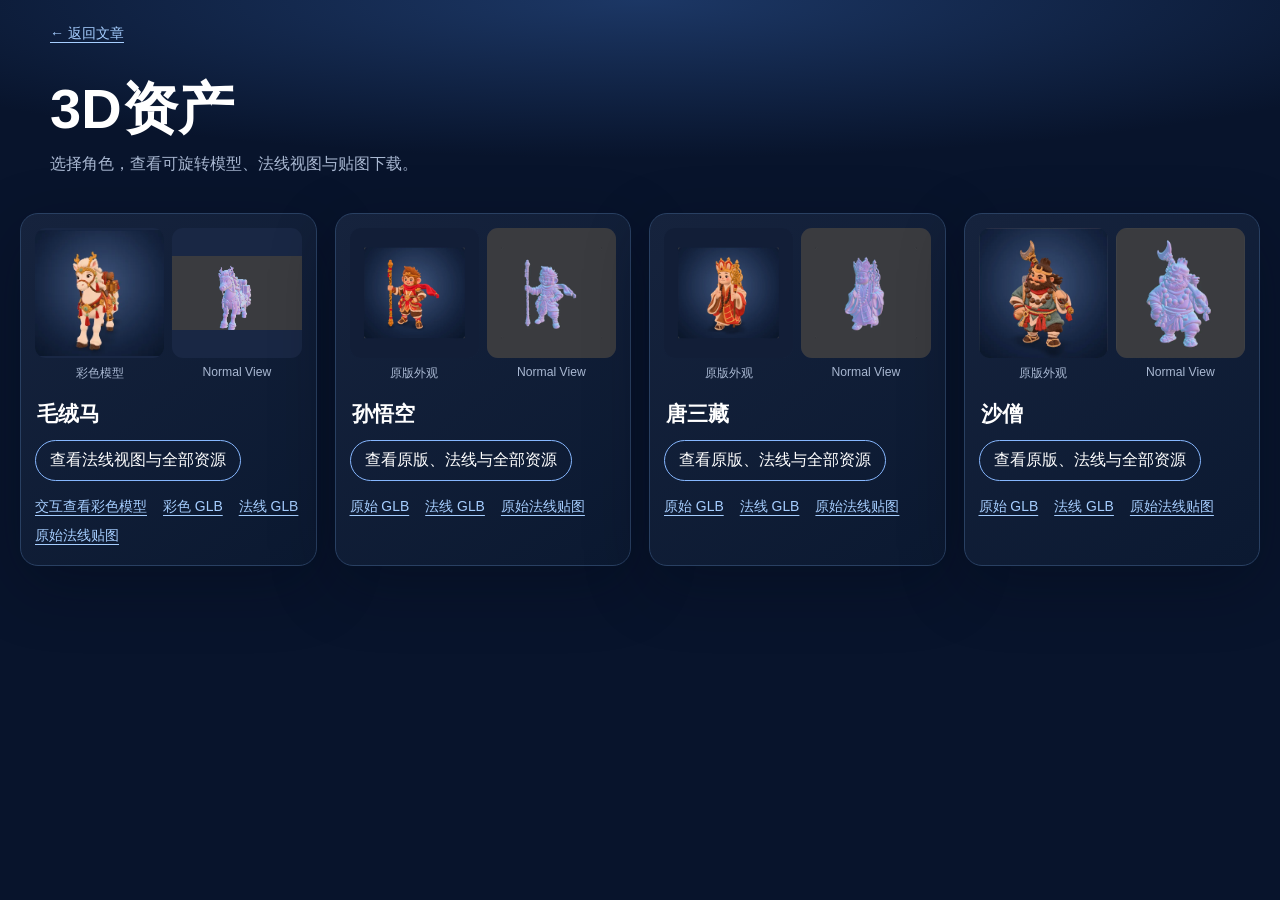
<file: 3d-assets.html>
<!doctype html>
<html lang="zh-CN">
<head>
  <meta charset="utf-8">
  <meta name="viewport" content="width=device-width, initial-scale=1">
  <meta name="theme-color" content="#08142c">
  <meta name="description" content="毛绒马、孙悟空、唐三藏和沙僧的 3D 模型与 Normal View 法线资产。">
  <title>3D资产 | BoPythonAI</title>
  <link rel="stylesheet" href="style.css">
</head>
<body class="asset-hub-page">
  <header class="asset-hub-header">
    <a href="./#model">← 返回文章</a>
    <h1>3D资产</h1>
    <p>选择角色，查看可旋转模型、法线视图与贴图下载。</p>
  </header>
  <main class="asset-hub-grid">
    <section class="asset-hub-card" aria-labelledby="horse-title">
      <div class="asset-hub-images">
        <a href="./#model"><img src="assets/decorative-plush-horse-poster.webp" alt="毛绒马彩色模型预览"><span>彩色模型</span></a>
        <a href="normal-view.html"><img src="assets/decorative-plush-horse-normal-view-poster.webp" alt="毛绒马法线视图预览"><span>Normal View</span></a>
      </div>
      <h2 id="horse-title">毛绒马</h2>
      <a class="asset-open" href="normal-view.html">查看法线视图与全部资源</a>
      <nav aria-label="毛绒马下载">
        <a href="./#model">交互查看彩色模型</a>
        <a href="assets/decorative-plush-horse-optimized.glb" download>彩色 GLB</a>
        <a href="assets/decorative-plush-horse-normal-view.glb" download>法线 GLB</a>
        <a href="assets/decorative-plush-horse-normal-map.png" download>原始法线贴图</a>
      </nav>
    </section>
    <section class="asset-hub-card" aria-labelledby="monkey-title">
      <div class="asset-hub-images">
        <a href="monkey-king.html"><img src="assets/monkey-king-poster.webp" alt="孙悟空彩色模型预览"><span>原版外观</span></a>
        <a href="monkey-king.html"><img src="assets/monkey-king-normal-view-poster.webp" alt="孙悟空法线视图预览"><span>Normal View</span></a>
      </div>
      <h2 id="monkey-title">孙悟空</h2>
      <a class="asset-open" href="monkey-king.html">查看原版、法线与全部资源</a>
      <nav aria-label="孙悟空下载">
        <a href="assets/monkey-king-original.glb" download>原始 GLB</a>
        <a href="assets/monkey-king-normal-view.glb" download>法线 GLB</a>
        <a href="assets/monkey-king-normal-map.jpg" download>原始法线贴图</a>
      </nav>
    </section>
    <section class="asset-hub-card" aria-labelledby="tang-title">
      <div class="asset-hub-images">
        <a href="tang-sanzang.html"><img src="assets/tang-sanzang-poster.webp" alt="唐三藏彩色模型预览"><span>原版外观</span></a>
        <a href="tang-sanzang.html"><img src="assets/tang-sanzang-normal-view-poster.webp" alt="唐三藏法线视图预览"><span>Normal View</span></a>
      </div>
      <h2 id="tang-title">唐三藏</h2>
      <a class="asset-open" href="tang-sanzang.html">查看原版、法线与全部资源</a>
      <nav aria-label="唐三藏下载">
        <a href="assets/tang-sanzang-original.glb" download>原始 GLB</a>
        <a href="assets/tang-sanzang-normal-view.glb" download>法线 GLB</a>
        <a href="assets/tang-sanzang-normal-map.jpg" download>原始法线贴图</a>
      </nav>
    </section>
    <section class="asset-hub-card" aria-labelledby="sha-title">
      <div class="asset-hub-images">
        <a href="sha-seng.html"><img src="assets/sha-seng-poster.webp" alt="沙僧彩色模型预览"><span>原版外观</span></a>
        <a href="sha-seng.html"><img src="assets/sha-seng-normal-view-poster.webp" alt="沙僧法线视图预览"><span>Normal View</span></a>
      </div>
      <h2 id="sha-title">沙僧</h2>
      <a class="asset-open" href="sha-seng.html">查看原版、法线与全部资源</a>
      <nav aria-label="沙僧下载">
        <a href="assets/sha-seng-original.glb" download>原始 GLB</a>
        <a href="assets/sha-seng-normal-view.glb" download>法线 GLB</a>
        <a href="assets/sha-seng-normal-map.jpg" download>原始法线贴图</a>
      </nav>
    </section>
  </main>
</body>
</html>
</file>
<file: style.css>
:root {
  color-scheme: dark;
  --background: #08142c;
  --surface: #0d1b35;
  --ink: #e9f1ff;
  --muted: #a9b8d2;
  --line: #294062;
  --lavender: #d4b5f8;
}

* { box-sizing: border-box; }

html { scroll-behavior: smooth; }

body {
  margin: 0;
  background: radial-gradient(ellipse 85% 22% at 50% 0, #1c3765 0, transparent 80%), var(--background);
  color: var(--ink);
  font-family: "Noto Sans CJK SC", "Microsoft YaHei", "PingFang SC", sans-serif;
  -webkit-font-smoothing: antialiased;
}

main { min-height: 100vh; }

.hero {
  position: relative;
  width: min(100%, 1500px);
  margin: 0 auto;
  overflow: hidden;
}

.hero::after {
  content: "";
  position: absolute;
  inset: auto 0 0;
  height: 25%;
  background: linear-gradient(transparent, var(--background));
  pointer-events: none;
}

.hero img {
  display: block;
  width: 100%;
  height: auto;
}

.article-header {
  width: min(100% - 40px, 900px);
  margin: -2.5rem auto 3rem;
  position: relative;
  text-align: center;
}

.eyebrow {
  margin: 0 0 1.3rem;
  color: #92a8d0;
  font-family: Consolas, "Courier New", monospace;
  font-size: .76rem;
  font-weight: 700;
  letter-spacing: .22em;
}

.article-header h1 {
  margin: 0;
}

.title-art {
  display: block;
  width: 100%;
  height: auto;
}

.intro {
  margin: 1.7rem auto 0;
  color: var(--muted);
  font-size: clamp(.95rem, 2vw, 1.1rem);
  letter-spacing: .04em;
  line-height: 1.9;
}

.model-gallery {
  width: min(100% - 48px, 1540px);
  margin: 0 auto 5rem;
  display: grid;
  grid-template-columns: repeat(4, minmax(0, 1fr));
  gap: 20px;
}

.model-card {
  min-width: 0;
  margin: 0;
  padding: 14px 14px 16px;
  border: 1px solid var(--line);
  border-radius: 18px;
  background: linear-gradient(145deg, #16233d, #0b1931);
  box-shadow: 0 20px 65px #02081655;
}

.model-card model-viewer {
  display: block;
  width: 100%;
  height: 300px;
  border-radius: 12px;
  background: radial-gradient(circle at 50% 42%, #40557d, #152440 67%, #0a1529);
  cursor: grab;
}

.model-card model-viewer:active { cursor: grabbing; }

.model-card figcaption {
  margin-top: 14px;
  color: var(--muted);
  font-size: .75rem;
  letter-spacing: .08em;
  text-align: center;
}

.model-card figcaption strong,
.model-card figcaption span,
.model-card figcaption a { display: block; }
.model-card figcaption strong { color: #fff; font-size: 1rem; margin-bottom: 4px; }
.model-card figcaption a { margin-top: 7px; }

.essay {
  width: min(100% - 48px, 740px);
  margin: 0 auto;
  font-size: clamp(1.04rem, 1.6vw, 1.16rem);
  line-height: 2.15;
  letter-spacing: .025em;
}

.essay p { margin: 0 0 1.9em; }

.technical-term {
  color: var(--lavender);
  font-weight: 650;
}

.essay > p:first-child {
  font-size: 1.22em;
  font-weight: 600;
  color: #fff;
}

.essay blockquote {
  margin: 2.25em 0;
  padding: .65em 0 .65em 1.25em;
  border-left: 3px solid #83bfff;
  color: #f9fbff;
  font-size: 1.14em;
  font-weight: 600;
}

.essay blockquote p { margin: 0; }
.essay strong { color: #f9fbff; font-weight: 700; }
.essay .article-date { margin-top: 2.5rem; color: var(--muted); font-size: .86em; }
.article-date em { font-style: normal; }

footer {
  width: min(100% - 48px, 740px);
  margin: 5rem auto 0;
  padding: 1.8rem 0 3rem;
  border-top: 1px solid var(--line);
  display: flex;
  justify-content: space-between;
  gap: 1rem;
  color: var(--muted);
  font-family: Consolas, "Courier New", monospace;
  font-size: .82rem;
}

a { color: #a6ceff; text-underline-offset: .3em; }
a:hover { color: #fff; }
a:focus-visible { outline: 2px solid #ffe732; outline-offset: 4px; }

@media (min-width: 601px) and (max-width: 1199px) {
  .model-gallery { width: min(100% - 48px, 760px); grid-template-columns: repeat(2, minmax(0, 1fr)); }
}

@media (max-width: 600px) {
  .hero img {
    width: 150%;
    max-width: none;
    margin-left: -25%;
  }

  .article-header { margin-top: -.6rem; margin-bottom: 3rem; }
  .eyebrow { font-size: .6rem; letter-spacing: .16em; }
  .essay { line-height: 2; }
  .model-gallery { width: min(100% - 48px, 340px); grid-template-columns: 1fr; margin-bottom: 3rem; }
  .model-card model-viewer { height: 260px; }
  footer { margin-top: 3rem; }
}

@media (prefers-reduced-motion: reduce) {
  html { scroll-behavior: auto; }
}

/* Full-size preview for the baked Normal View asset. */
.normal-page {
  min-height: 100vh;
  background: #303238;
  color: #f1f1f6;
}

.normal-header {
  width: min(100% - 40px, 1120px);
  margin: 0 auto;
  padding: 22px 0 16px;
  display: flex;
  align-items: center;
  justify-content: space-between;
  gap: 24px;
}

.normal-back { white-space: nowrap; }
.normal-header > div { text-align: center; }
.normal-eyebrow {
  margin: 0 0 6px;
  color: #c9b9f9;
  font: 700 .74rem Consolas, "Courier New", monospace;
  letter-spacing: .17em;
}
.normal-page h1 {
  display: block;
  margin: 0;
  font-size: clamp(1.4rem, 3vw, 2rem);
  line-height: 1.3;
}
.normal-primary-download {
  padding: 10px 15px;
  border: 1px solid #a8a5d5;
  border-radius: 999px;
  color: #fff;
  text-decoration: none;
  white-space: nowrap;
}
.normal-primary-download:hover { background: #44465a; }

.normal-main {
  width: min(100% - 32px, 900px);
  margin: 0 auto;
}
.normal-main model-viewer {
  display: block;
  width: 100%;
  height: min(72vh, 840px);
  min-height: 480px;
  border: 1px solid #565861;
  border-radius: 18px;
  background: #393b40;
  cursor: grab;
}
.normal-main model-viewer:active { cursor: grabbing; }
.normal-details {
  padding: 17px 4px 36px;
  display: flex;
  justify-content: space-between;
  align-items: flex-start;
  gap: 20px;
  color: #d5d6e0;
  font-size: .9rem;
}
.normal-details p { margin: 0; white-space: nowrap; }
.normal-details nav { display: flex; flex-wrap: wrap; justify-content: flex-end; gap: 10px 18px; }

.comparison-main {
  width: min(100% - 32px, 1120px);
  margin: 0 auto;
  display: grid;
  grid-template-columns: repeat(2, minmax(0, 1fr));
  gap: 18px;
}

.comparison-card { min-width: 0; margin: 0; }
.comparison-card model-viewer {
  display: block;
  width: 100%;
  height: min(68vh, 720px);
  min-height: 480px;
  border: 1px solid #565861;
  border-radius: 18px;
  background: #393b40;
  cursor: grab;
}
.comparison-card.model-original model-viewer { background: radial-gradient(circle at 50% 42%, #40557d, #152440 67%, #0a1529); }
.comparison-card model-viewer:active { cursor: grabbing; }
.comparison-card figcaption { padding: 16px 4px 12px; color: #d5d6e0; }
.comparison-card h2 { margin: 0 0 7px; color: #fff; font-size: 1.12rem; }
.comparison-card p { margin: 0 0 12px; font-size: .88rem; }
.comparison-card nav { display: flex; flex-wrap: wrap; gap: 8px 16px; font-size: .88rem; }
.comparison-note { width: min(100% - 32px, 1120px); margin: 8px auto 36px; color: #d5d6e0; font-size: .84rem; text-align: center; }

.asset-hub-page { min-height: 100vh; }
.asset-hub-header {
  width: min(100% - 40px, 1180px);
  margin: 0 auto;
  padding: 24px 0 36px;
}
.asset-hub-header > a { font-size: .88rem; }
.asset-hub-header h1 {
  display: block;
  margin: 32px 0 8px;
  font-size: clamp(2rem, 5vw, 3.5rem);
  line-height: 1.2;
  color: #fff;
}
.asset-hub-header p { margin: 0; color: var(--muted); line-height: 1.7; }
.asset-hub-grid {
  width: min(100% - 40px, 1540px);
  margin: 0 auto 48px;
  min-height: 0;
  display: grid;
  grid-template-columns: repeat(4, minmax(0, 1fr));
  gap: 18px;
}
.asset-hub-card {
  min-width: 0;
  padding: 14px 14px 20px;
  border: 1px solid var(--line);
  border-radius: 18px;
  background: linear-gradient(145deg, #16233d, #0b1931);
  box-shadow: 0 20px 65px #02081655;
}
.asset-hub-images { display: grid; grid-template-columns: repeat(2, minmax(0, 1fr)); gap: 8px; }
.asset-hub-images a { min-width: 0; text-decoration: none; }
.asset-hub-images img {
  display: block;
  width: 100%;
  aspect-ratio: 1;
  object-fit: contain;
  border-radius: 11px;
  background: #192744;
}
.asset-hub-images span { display: block; padding-top: 7px; color: var(--muted); text-align: center; font-size: .76rem; }
.asset-hub-card h2 { margin: 18px 2px 12px; font-size: 1.3rem; color: #fff; }
.asset-hub-card nav { display: flex; flex-wrap: wrap; gap: 8px 16px; font-size: .87rem; line-height: 1.5; }
.asset-hub-card .asset-open {
  display: block;
  width: fit-content;
  margin: 0 0 15px;
  padding: 9px 14px;
  border: 1px solid #86b7ff;
  border-radius: 999px;
  color: #fff;
  text-decoration: none;
}
.asset-hub-card .asset-open:hover { background: #294062; }

@media (min-width: 651px) and (max-width: 1199px) {
  .asset-hub-grid { max-width: 760px; grid-template-columns: repeat(2, minmax(0, 1fr)); }
}

@media (max-width: 650px) {
  .asset-hub-header { padding-bottom: 26px; }
  .asset-hub-header h1 { margin-top: 24px; }
  .asset-hub-grid { max-width: 390px; grid-template-columns: 1fr; }
}

@media (max-width: 700px) {
  .normal-header { flex-wrap: wrap; justify-content: center; gap: 10px 18px; }
  .normal-header > div { order: -1; width: 100%; }
  .normal-main model-viewer { height: 67vh; min-height: 420px; }
  .normal-details { flex-direction: column; align-items: center; text-align: center; }
  .normal-details nav { justify-content: center; }
  .comparison-main { grid-template-columns: 1fr; }
  .comparison-card model-viewer { height: 65vh; min-height: 390px; }
}
</file>
